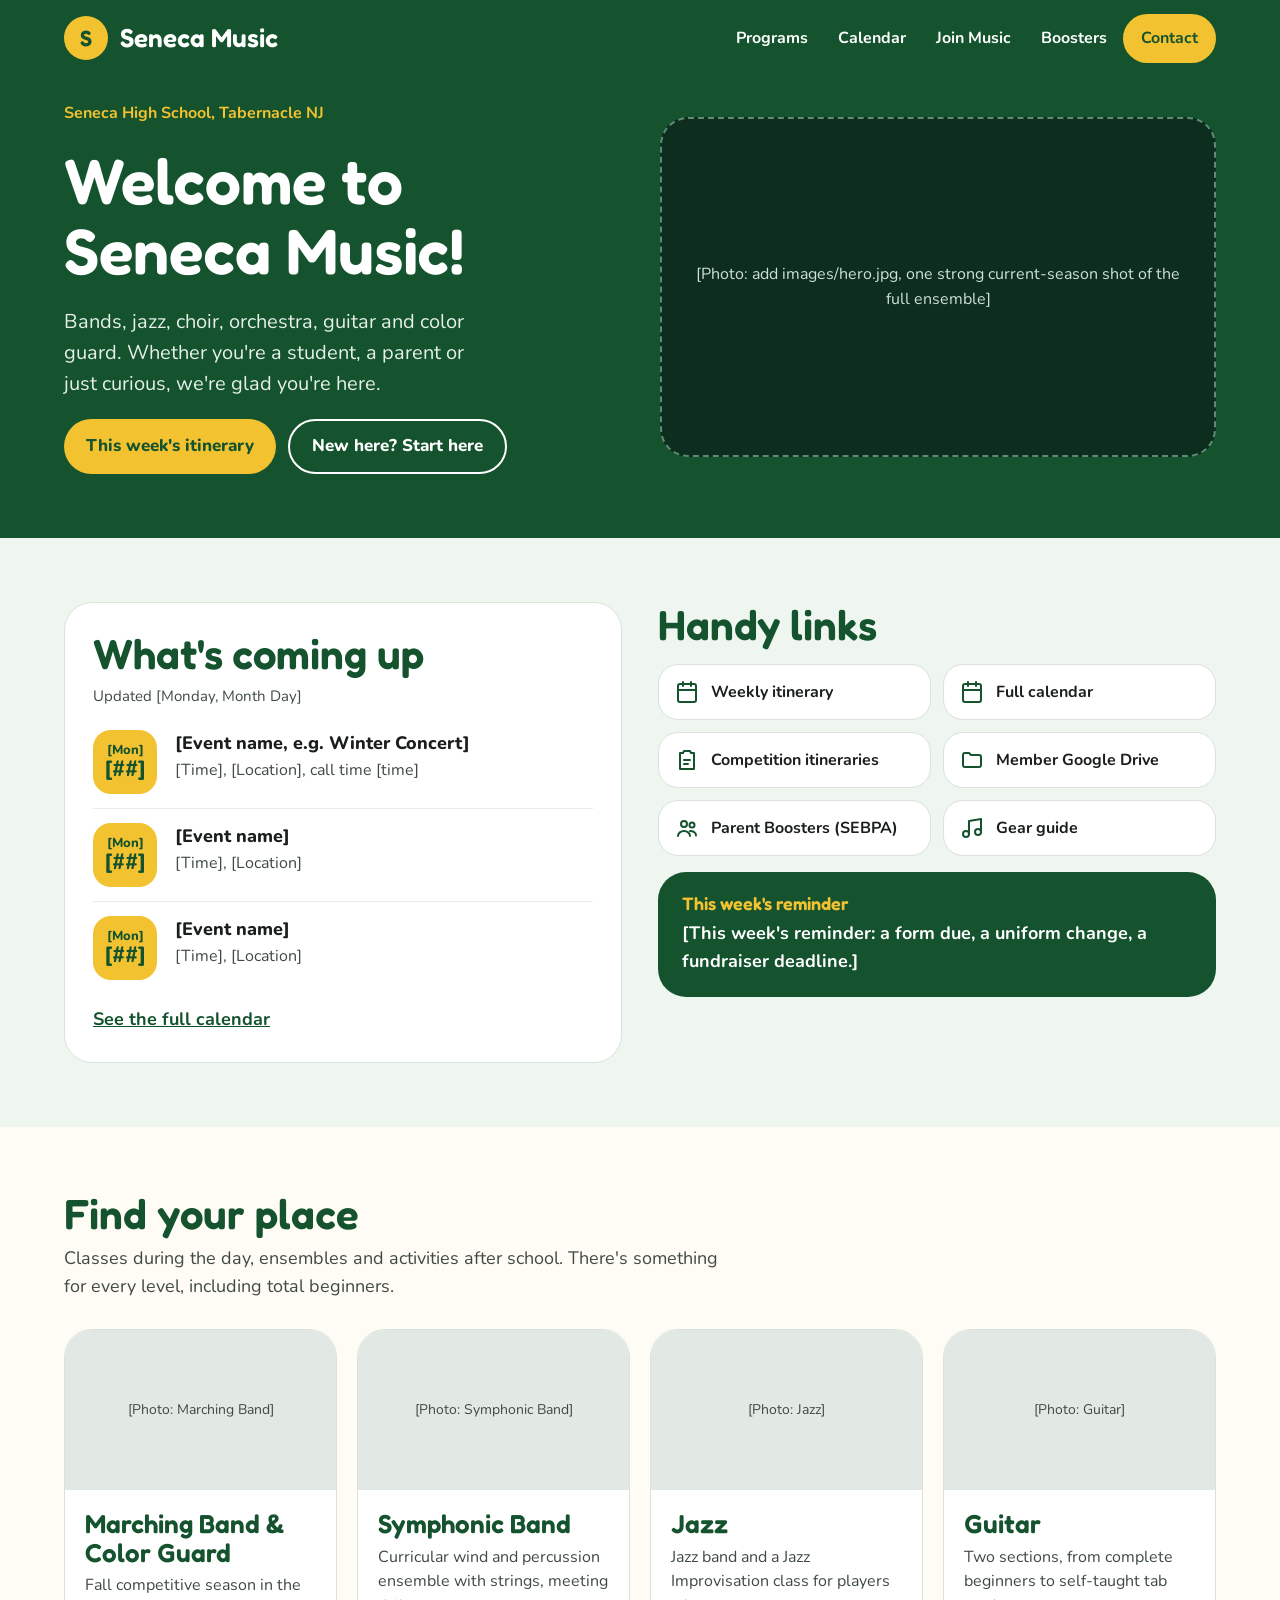
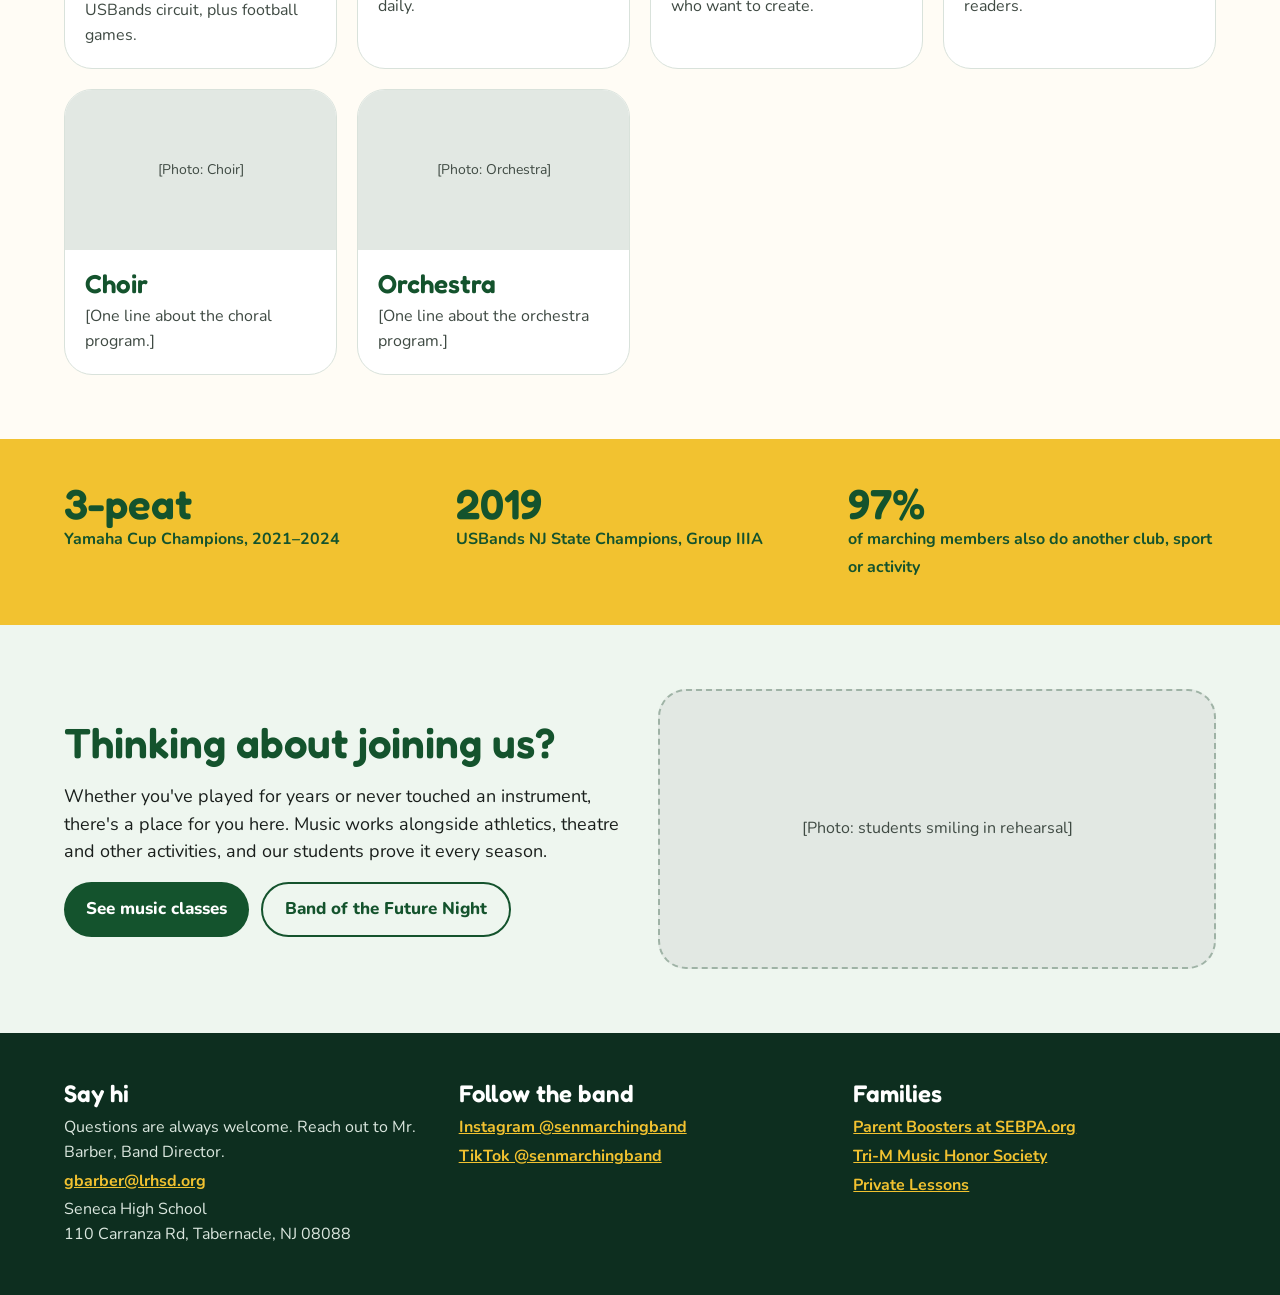
<file: seneca-music-site/index.html>
<!doctype html>
<html lang="en">
<head>
<meta charset="utf-8">
<meta name="viewport" content="width=device-width, initial-scale=1">
<link rel="preconnect" href="https://fonts.googleapis.com">
<link rel="preconnect" href="https://fonts.gstatic.com" crossorigin>
<link href="https://fonts.googleapis.com/css2?family=Fredoka:wght@500;600&family=Nunito:wght@400;600;700;800&display=swap" rel="stylesheet">
<link rel="stylesheet" href="styles.css">
<script src="updates.js"></script>
<title>Seneca Music | Seneca High School, Tabernacle NJ</title>
<meta name="description" content="Bands, jazz, choir, orchestra, guitar and color guard at Seneca High School in Tabernacle, NJ.">
</head>
<body>
<a class="skip" href="#main">Skip to main content</a>
<header class="site-header"><div class="wrap">
<a class="brand" href="index.html"><span class="brand-mark" aria-hidden="true">S</span>Seneca Music</a>
<nav class="nav" aria-label="Main">
<a href="index.html#programs">Programs</a>
<a href="https://sites.google.com/lrhsd.org/seneca-music/schedulescalendars/full-calendar">Calendar</a>
<a href="index.html#join">Join Music</a>
<a href="http://sebpa.org">Boosters</a>
<a class="contact" href="#contact">Contact</a>
</nav></div></header>
<main id="main">
<section class="hero"><div class="wrap">
<div class="hero-text">
<p class="hero-place">Seneca High School, Tabernacle NJ</p>
<h1>Welcome to Seneca Music!</h1>
<p class="lead">Bands, jazz, choir, orchestra, guitar and color guard. Whether you're a student, a parent or just curious, we're glad you're here.</p>
<div class="btn-row"><a class="btn btn-gold" href="https://sites.google.com/lrhsd.org/seneca-music/schedulescalendars/weekly-itinerary">This week's itinerary</a><a class="btn btn-outline-light" href="#join">New here? Start here</a></div>
</div>
<div class="photo">[Photo: add images/hero.jpg, one strong current-season shot of the full ensemble]</div>
</div></section>

<section class="section mint" id="families"><div class="wrap two-col">
<div class="panel">
<div class="panel-head"><h2>What's coming up</h2><small id="updated"></small></div>
<div id="events"></div>
<p style="margin-top:12px"><a href="https://sites.google.com/lrhsd.org/seneca-music/schedulescalendars/full-calendar">See the full calendar</a></p>
</div>
<div class="stack">
<h2>Handy links</h2>
<div class="link-grid">
<a class="link-tile" href="https://sites.google.com/lrhsd.org/seneca-music/schedulescalendars/weekly-itinerary"><svg aria-hidden="true" width="24" height="24" viewBox="0 0 24 24" fill="none" stroke-width="2" stroke-linecap="round" stroke-linejoin="round"><rect x="3" y="4" width="18" height="18" rx="2"/><path d="M16 2v4M8 2v4M3 10h18"/></svg> Weekly itinerary</a>
<a class="link-tile" href="https://sites.google.com/lrhsd.org/seneca-music/schedulescalendars/full-calendar"><svg aria-hidden="true" width="24" height="24" viewBox="0 0 24 24" fill="none" stroke-width="2" stroke-linecap="round" stroke-linejoin="round"><rect x="3" y="4" width="18" height="18" rx="2"/><path d="M16 2v4M8 2v4M3 10h18"/></svg> Full calendar</a>
<a class="link-tile" href="https://sites.google.com/lrhsd.org/seneca-music/schedulescalendars/band-competition-itineraries"><svg aria-hidden="true" width="24" height="24" viewBox="0 0 24 24" fill="none" stroke-width="2" stroke-linecap="round" stroke-linejoin="round"><path d="M9 3h6l1 2h3v16H5V5h3z"/><path d="M9 12h6M9 16h4"/></svg> Competition itineraries</a>
<a class="link-tile" href="https://drive.google.com/drive/folders/1maDS8D42iwXE5_AXPfs1xO-_7dXvWlkH?usp=drive_link"><svg aria-hidden="true" width="24" height="24" viewBox="0 0 24 24" fill="none" stroke-width="2" stroke-linecap="round" stroke-linejoin="round"><path d="M3 7a2 2 0 0 1 2-2h4l2 2h8a2 2 0 0 1 2 2v8a2 2 0 0 1-2 2H5a2 2 0 0 1-2-2z"/></svg> Member Google Drive</a>
<a class="link-tile" href="http://sebpa.org"><svg aria-hidden="true" width="24" height="24" viewBox="0 0 24 24" fill="none" stroke-width="2" stroke-linecap="round" stroke-linejoin="round"><circle cx="9" cy="8" r="3"/><circle cx="17" cy="9" r="2.5"/><path d="M3 20c0-3 3-5 6-5s6 2 6 5M15 15c3 0 6 1.5 6 4.5"/></svg> Parent Boosters (SEBPA)</a>
<a class="link-tile" href="https://sites.google.com/lrhsd.org/seneca-music/ensembles/gear-guide-uprgrade-suggestions"><svg aria-hidden="true" width="24" height="24" viewBox="0 0 24 24" fill="none" stroke-width="2" stroke-linecap="round" stroke-linejoin="round"><path d="M9 18V5l12-2v13"/><circle cx="6" cy="18" r="3"/><circle cx="18" cy="16" r="3"/></svg> Gear guide</a>
</div>
<div class="reminder"><h3>This week's reminder</h3><p id="reminder"></p></div>
</div>
</div></section>

<section class="section" id="programs"><div class="wrap">
<div class="section-head"><h2>Find your place</h2><p>Classes during the day, ensembles and activities after school. There's something for every level, including total beginners.</p></div>
<div class="program-grid">
<a class="program" href="marching-band.html"><div class="photo">[Photo: Marching Band]</div><div class="program-body"><h3>Marching Band &amp; Color Guard</h3><p>Fall competitive season in the USBands circuit, plus football games.</p></div></a>
<a class="program" href="https://sites.google.com/lrhsd.org/seneca-music/ensembles/wind-bands"><div class="photo">[Photo: Symphonic Band]</div><div class="program-body"><h3>Symphonic Band</h3><p>Curricular wind and percussion ensemble with strings, meeting daily.</p></div></a>
<a class="program" href="https://sites.google.com/lrhsd.org/seneca-music/ensembles/jazz"><div class="photo">[Photo: Jazz]</div><div class="program-body"><h3>Jazz</h3><p>Jazz band and a Jazz Improvisation class for players who want to create.</p></div></a>
<a class="program" href="https://sites.google.com/lrhsd.org/seneca-music/why-music/music-classes"><div class="photo">[Photo: Guitar]</div><div class="program-body"><h3>Guitar</h3><p>Two sections, from complete beginners to self-taught tab readers.</p></div></a>
<a class="program" href="https://sites.google.com/lrhsd.org/seneca-music/ensembles/choir"><div class="photo">[Photo: Choir]</div><div class="program-body"><h3>Choir</h3><p>[One line about the choral program.]</p></div></a>
<a class="program" href="https://sites.google.com/lrhsd.org/seneca-music/ensembles/orchestra"><div class="photo">[Photo: Orchestra]</div><div class="program-body"><h3>Orchestra</h3><p>[One line about the orchestra program.]</p></div></a>
</div>
</div></section>

<section class="stats" aria-label="Achievements"><div class="wrap">
<div class="stat"><strong>3-peat</strong><span>Yamaha Cup Champions, 2021–2024</span></div>
<div class="stat"><strong>2019</strong><span>USBands NJ State Champions, Group IIIA</span></div>
<div class="stat"><strong>97%</strong><span>of marching members also do another club, sport or activity</span></div>
</div></section>

<section class="section mint" id="join"><div class="wrap two-col center">
<div class="stack">
<h2>Thinking about joining us?</h2>
<p>Whether you've played for years or never touched an instrument, there's a place for you here. Music works alongside athletics, theatre and other activities, and our students prove it every season.</p>
<div class="btn-row"><a class="btn btn-green" href="https://sites.google.com/lrhsd.org/seneca-music/why-music/music-classes">See music classes</a><a class="btn btn-outline" href="https://sites.google.com/lrhsd.org/seneca-music/ensembles/marching-band/band-of-the-future-night">Band of the Future Night</a></div>
</div>
<div class="photo">[Photo: students smiling in rehearsal]</div>
</div></section>
</main>
<footer class="site-footer" id="contact"><div class="wrap">
<div><h3>Say hi</h3><p>Questions are always welcome. Reach out to Mr. Barber, Band Director.</p><a href="mailto:gbarber@lrhsd.org">gbarber@lrhsd.org</a><p>Seneca High School<br>110 Carranza Rd, Tabernacle, NJ 08088</p></div>
<div><h3>Follow the band</h3><a href="https://instagram.com/senmarchingband">Instagram @senmarchingband</a><a href="https://www.tiktok.com/@senmarchingband">TikTok @senmarchingband</a></div>
<div><h3>Families</h3><a href="http://sebpa.org">Parent Boosters at SEBPA.org</a><a href="https://sites.google.com/lrhsd.org/seneca-music/tri-m">Tri-M Music Honor Society</a><a href="https://sites.google.com/lrhsd.org/seneca-music/private-lessons">Private Lessons</a></div>
</div></footer>
<script>
(function(){
  var S = window.SITE || {};
  function el(tag, cls, text){ var e=document.createElement(tag); if(cls) e.className=cls; if(text!=null) e.textContent=text; return e; }
  document.getElementById('reminder').textContent = S.reminder || '';
  if (S.updated) document.getElementById('updated').textContent = 'Updated ' + S.updated;
  var box = document.getElementById('events'), list = S.events || [];
  if (!list.length) { box.appendChild(el('p','empty','No events posted this week. Check the full calendar for what\u2019s ahead.')); return; }
  list.forEach(function(ev){
    var row = el('div','event'), badge = el('div','date-badge'), info = el('div');
    badge.appendChild(el('span',null,ev.month)); badge.appendChild(el('span',null,ev.day));
    info.appendChild(el('div','event-name',ev.name)); info.appendChild(el('div','event-details',ev.details));
    row.appendChild(badge); row.appendChild(info); box.appendChild(row);
  });
})();
</script>
</body>
</html>
</file>
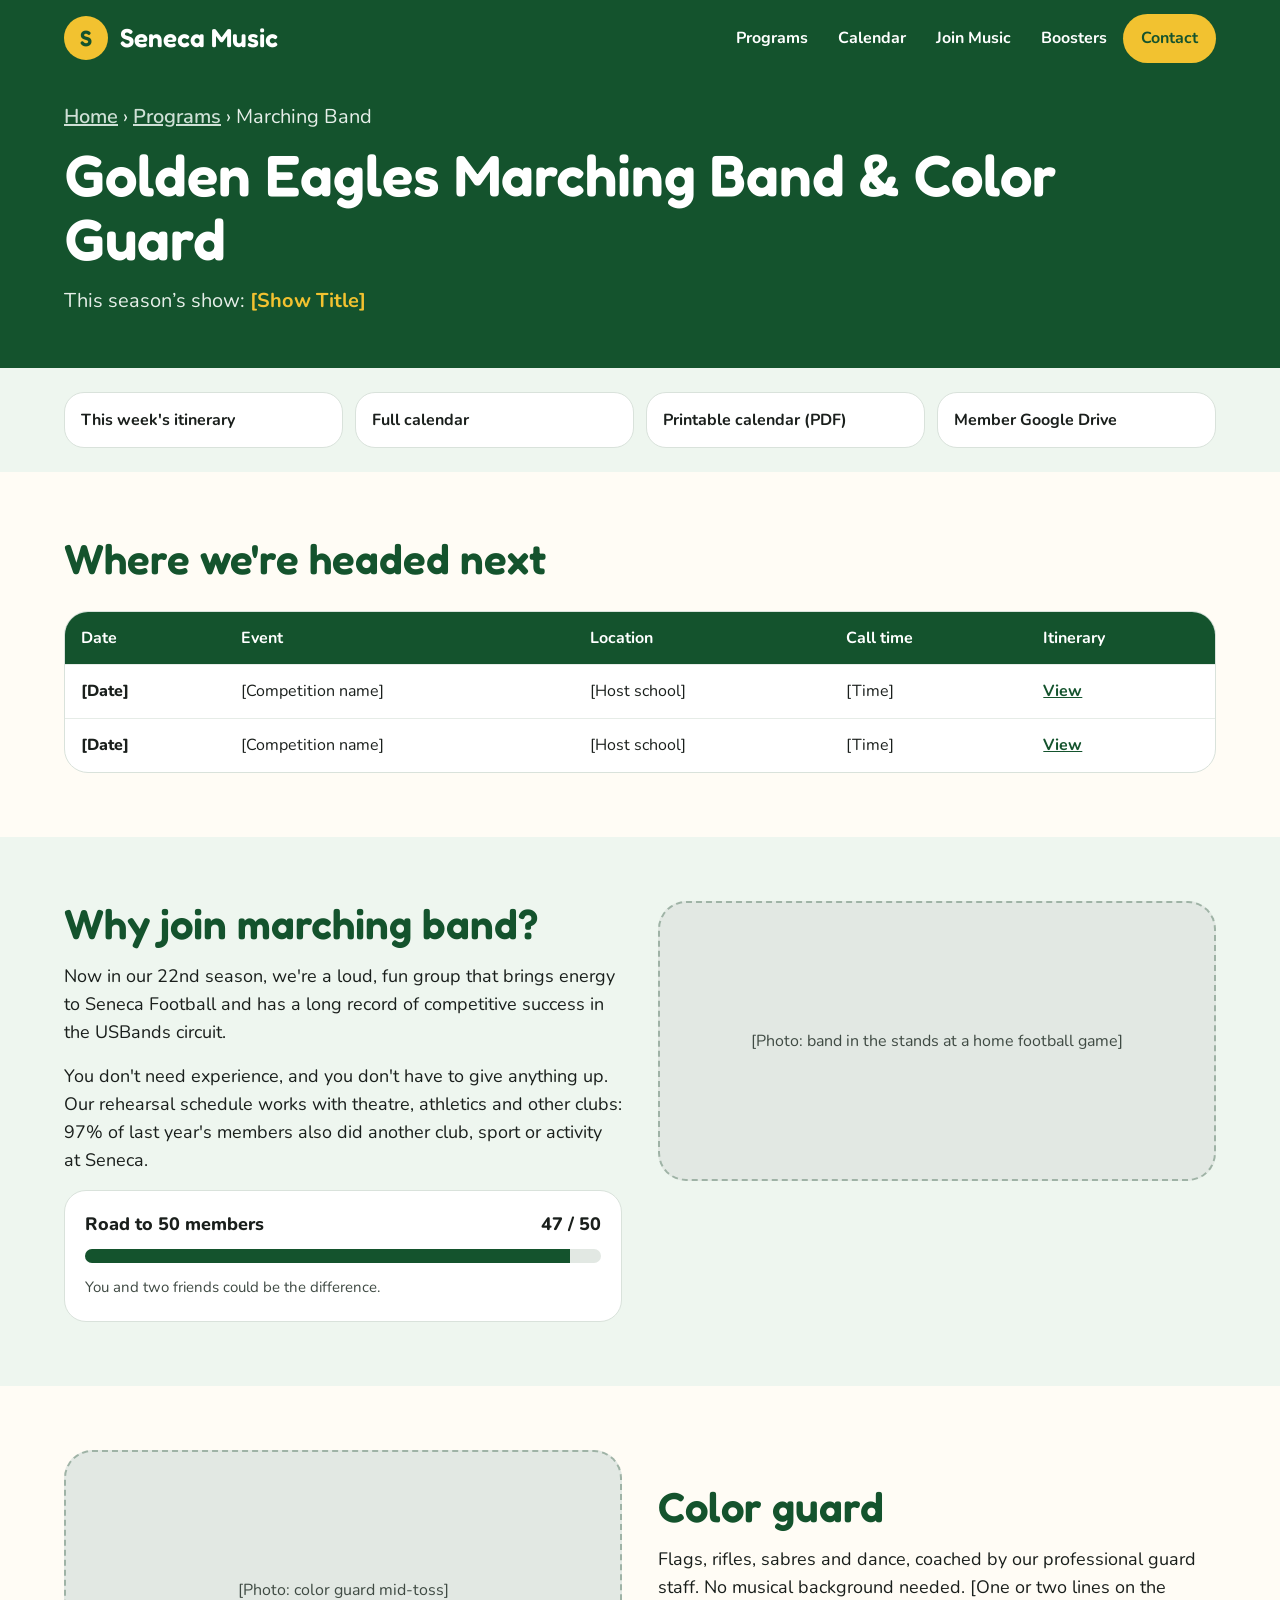
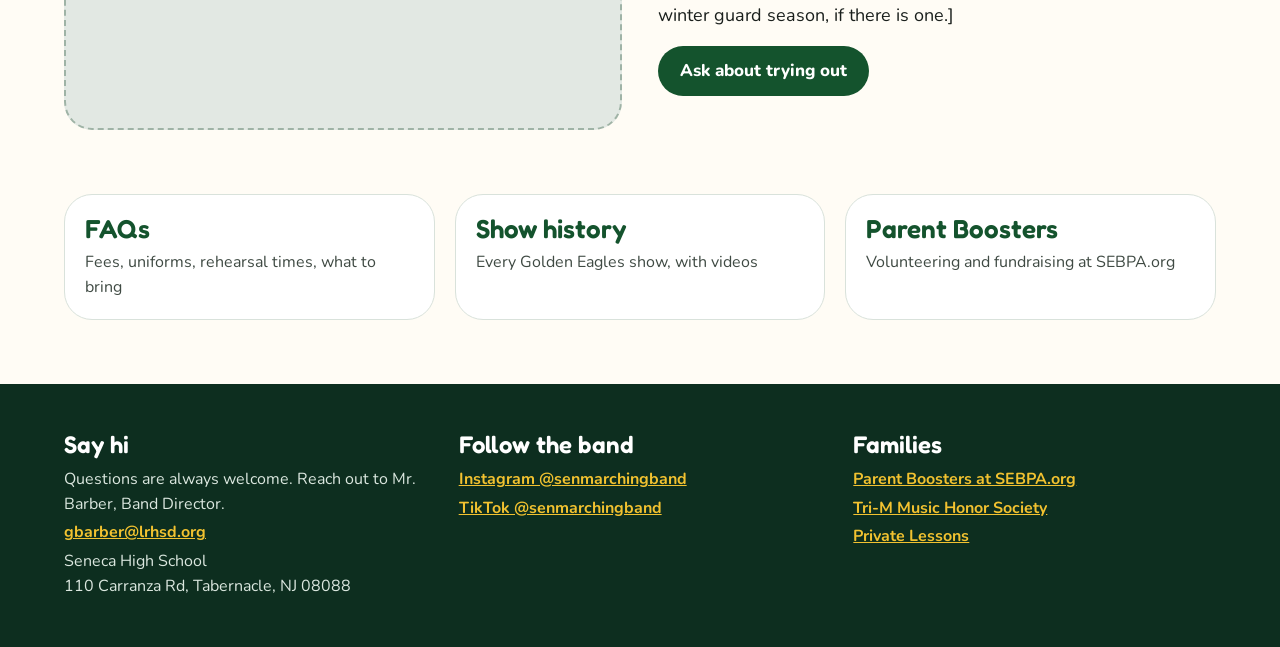
<file: seneca-music-site/marching-band.html>
<!doctype html>
<html lang="en">
<head>
<meta charset="utf-8">
<meta name="viewport" content="width=device-width, initial-scale=1">
<link rel="preconnect" href="https://fonts.googleapis.com">
<link rel="preconnect" href="https://fonts.gstatic.com" crossorigin>
<link href="https://fonts.googleapis.com/css2?family=Fredoka:wght@500;600&family=Nunito:wght@400;600;700;800&display=swap" rel="stylesheet">
<link rel="stylesheet" href="styles.css">
<script src="updates.js"></script>
<title>Marching Band &amp; Color Guard | Seneca Music</title>
<meta name="description" content="The Seneca Golden Eagles Marching Band and Color Guard, Tabernacle NJ.">
</head>
<body>
<a class="skip" href="#main">Skip to main content</a>
<header class="site-header"><div class="wrap">
<a class="brand" href="index.html"><span class="brand-mark" aria-hidden="true">S</span>Seneca Music</a>
<nav class="nav" aria-label="Main">
<a href="index.html#programs">Programs</a>
<a href="https://sites.google.com/lrhsd.org/seneca-music/schedulescalendars/full-calendar">Calendar</a>
<a href="index.html#join">Join Music</a>
<a href="http://sebpa.org">Boosters</a>
<a class="contact" href="#contact">Contact</a>
</nav></div></header>
<main id="main">
<section class="page-hero"><div class="wrap">
<p class="crumbs"><a href="index.html">Home</a> › <a href="index.html#programs">Programs</a> › Marching Band</p>
<h1>Golden Eagles Marching Band &amp; Color Guard</h1>
<p id="hero-line"></p>
</div></section>

<section class="member-bar" aria-label="Member links"><div class="wrap link-grid">
<a class="link-tile" href="https://sites.google.com/lrhsd.org/seneca-music/schedulescalendars/weekly-itinerary">This week's itinerary</a>
<a class="link-tile" href="https://sites.google.com/lrhsd.org/seneca-music/schedulescalendars/full-calendar">Full calendar</a>
<a class="link-tile" href="https://drive.google.com/file/d/13rvMyUf6NlaiKptJ1jYHBOJyxweFMmRv/view?usp=sharing">Printable calendar (PDF)</a>
<a class="link-tile" href="https://drive.google.com/drive/folders/1maDS8D42iwXE5_AXPfs1xO-_7dXvWlkH?usp=drive_link">Member Google Drive</a>
</div></section>

<section class="section" id="in-season" hidden><div class="wrap">
<div class="section-head"><h2>Where we're headed next</h2></div>
<div class="table-box"><table>
<thead><tr><th scope="col">Date</th><th scope="col">Event</th><th scope="col">Location</th><th scope="col">Call time</th><th scope="col">Itinerary</th></tr></thead>
<tbody id="comps"></tbody>
</table></div>
</div></section>

<section class="section" id="recruiting" hidden><div class="wrap">
<div class="section-head"><h2>Mark your summer calendar</h2></div>
<div class="date-grid" id="summer"></div>
</div></section>

<section class="section mint"><div class="wrap two-col">
<div class="stack">
<h2>Why join marching band?</h2>
<p>Now in our 22nd season, we're a loud, fun group that brings energy to Seneca Football and has a long record of competitive success in the USBands circuit.</p>
<p>You don't need experience, and you don't have to give anything up. Our rehearsal schedule works with theatre, athletics and other clubs: 97% of last year's members also did another club, sport or activity at Seneca.</p>
<div class="progress" id="progress"></div>
</div>
<div class="photo">[Photo: band in the stands at a home football game]</div>
</div></section>

<section class="section"><div class="wrap two-col center">
<div class="photo">[Photo: color guard mid-toss]</div>
<div class="stack">
<h2>Color guard</h2>
<p>Flags, rifles, sabres and dance, coached by our professional guard staff. No musical background needed. [One or two lines on the winter guard season, if there is one.]</p>
<div class="btn-row"><a class="btn btn-green" href="mailto:gbarber@lrhsd.org?subject=Color%20guard">Ask about trying out</a></div>
</div>
</div></section>

<section class="section" style="padding-top:0"><div class="wrap program-grid">
<a class="program" href="https://sites.google.com/lrhsd.org/seneca-music/ensembles/marching-band/faqs"><div class="program-body"><h3>FAQs</h3><p>Fees, uniforms, rehearsal times, what to bring</p></div></a>
<a class="program" href="https://sites.google.com/lrhsd.org/seneca-music/ensembles/marching-band/previous-show-history"><div class="program-body"><h3>Show history</h3><p>Every Golden Eagles show, with videos</p></div></a>
<a class="program" href="http://sebpa.org"><div class="program-body"><h3>Parent Boosters</h3><p>Volunteering and fundraising at SEBPA.org</p></div></a>
</div></section>
</main>
<footer class="site-footer" id="contact"><div class="wrap">
<div><h3>Say hi</h3><p>Questions are always welcome. Reach out to Mr. Barber, Band Director.</p><a href="mailto:gbarber@lrhsd.org">gbarber@lrhsd.org</a><p>Seneca High School<br>110 Carranza Rd, Tabernacle, NJ 08088</p></div>
<div><h3>Follow the band</h3><a href="https://instagram.com/senmarchingband">Instagram @senmarchingband</a><a href="https://www.tiktok.com/@senmarchingband">TikTok @senmarchingband</a></div>
<div><h3>Families</h3><a href="http://sebpa.org">Parent Boosters at SEBPA.org</a><a href="https://sites.google.com/lrhsd.org/seneca-music/tri-m">Tri-M Music Honor Society</a><a href="https://sites.google.com/lrhsd.org/seneca-music/private-lessons">Private Lessons</a></div>
</div></footer>
<script>
(function(){
  var S = window.SITE || {};
  function el(tag, cls, text){ var e=document.createElement(tag); if(cls) e.className=cls; if(text!=null) e.textContent=text; return e; }
  var recruiting = S.season === 'recruiting';
  var line = document.getElementById('hero-line');
  if (recruiting) {
    line.textContent = 'Now recruiting for next season. Everyone is welcome, no experience needed.';
    document.getElementById('recruiting').hidden = false;
    var grid = document.getElementById('summer');
    (S.summerDates || []).forEach(function(d){
      var c = el('div', 'date-card' + (d.highlight ? ' highlight' : ''));
      c.appendChild(el('strong', null, d.when)); c.appendChild(el('span', null, d.what)); grid.appendChild(c);
    });
  } else {
    line.appendChild(document.createTextNode('This season\u2019s show: '));
    line.appendChild(el('strong', null, S.showTitle || ''));
    document.getElementById('in-season').hidden = false;
    var body = document.getElementById('comps');
    (S.competitions || []).forEach(function(c){
      var tr = el('tr');
      var d = el('td', null, c.date); d.style.fontWeight = '800'; tr.appendChild(d);
      tr.appendChild(el('td', null, c.event)); tr.appendChild(el('td', null, c.location)); tr.appendChild(el('td', null, c.callTime));
      var td = el('td'), a = el('a', null, 'View'); a.href = c.itineraryLink || '#'; td.appendChild(a); tr.appendChild(td);
      body.appendChild(tr);
    });
  }
  var goal = S.memberGoal || 50, n = Math.min(S.members || 0, goal), p = document.getElementById('progress');
  var top = el('div','progress-top'); top.appendChild(el('span',null,'Road to ' + goal + ' members')); top.appendChild(el('span',null, n + ' / ' + goal));
  var bar = el('div','bar'), fill = el('div'); fill.style.width = Math.round(n/goal*100) + '%'; bar.appendChild(fill);
  bar.setAttribute('role','img'); bar.setAttribute('aria-label', n + ' of ' + goal + ' members');
  p.appendChild(top); p.appendChild(bar); p.appendChild(el('small',null,'You and two friends could be the difference.'));
})();
</script>
</body>
</html>
</file>
<file: seneca-music-site/styles.css>
:root{
  --green:#14532d; --green-deep:#0d2e1f; --gold:#f2c230;
  --page:#fffcf5; --mint:#eef6ef; --ink:#1a1f1c; --muted:#3f4a43; --line:#d9e2db;
  --display:'Fredoka','Nunito',system-ui,sans-serif; --body:'Nunito',system-ui,sans-serif;
}
*{box-sizing:border-box}
html{scroll-behavior:smooth}
@media (prefers-reduced-motion:reduce){html{scroll-behavior:auto}}
body{margin:0;font-family:var(--body);color:var(--ink);background:var(--page);font-size:18px;line-height:1.55}
img{max-width:100%;display:block}
a{color:var(--green);font-weight:700}
a:hover{color:var(--green-deep)}
:focus-visible{outline:3px solid var(--gold);outline-offset:3px;border-radius:6px}
h1,h2,h3{font-family:var(--display);font-weight:600;line-height:1.1;margin:0}
h2{font-size:clamp(30px,4vw,42px);color:var(--green)}
p{margin:0}
.wrap{max-width:1200px;margin:0 auto;padding:0 24px}
.skip{position:absolute;left:-999px}.skip:focus{left:16px;top:16px;background:#fff;padding:8px 12px;z-index:10}

/* header */
.site-header{background:var(--green);color:#fff}
.site-header .wrap{display:flex;flex-wrap:wrap;align-items:center;justify-content:space-between;gap:12px;padding-top:14px;padding-bottom:14px}
.brand{display:flex;align-items:center;gap:12px;color:#fff;text-decoration:none;font-family:var(--display);font-size:26px;font-weight:600}
.brand:hover{color:#fff}
.brand-mark{width:44px;height:44px;border-radius:50%;background:var(--gold);color:var(--green);display:grid;place-items:center;font-size:22px}
.nav{display:flex;flex-wrap:wrap;gap:2px}
.nav a{color:#fff;text-decoration:none;padding:12px 14px;border-radius:999px;font-weight:700;font-size:16px}
.nav a:hover{background:rgba(255,255,255,.12);color:#fff}
.nav a.contact{background:var(--gold);color:var(--green);padding:12px 18px}

/* buttons */
.btn{display:inline-flex;align-items:center;min-height:48px;padding:12px 22px;border-radius:999px;text-decoration:none;font-weight:800;font-size:17px}
.btn-gold{background:var(--gold);color:var(--green)}
.btn-gold:hover{color:var(--green-deep);background:#ffd24d}
.btn-outline-light{border:2px solid #fff;color:#fff}
.btn-outline-light:hover{background:#fff;color:var(--green)}
.btn-green{background:var(--green);color:#fff}
.btn-green:hover{background:var(--green-deep);color:#fff}
.btn-outline{border:2px solid var(--green);color:var(--green)}
.btn-row{display:flex;flex-wrap:wrap;gap:12px}

/* hero */
.hero{background:var(--green);color:#fff;padding:24px 0 64px}
.hero .wrap{display:grid;grid-template-columns:repeat(auto-fit,minmax(320px,1fr));gap:40px;align-items:center}
.hero-text{display:flex;flex-direction:column;gap:20px}
.hero-place{color:var(--gold);font-weight:700;font-size:16px}
.hero h1{font-size:clamp(42px,6vw,64px)}
.hero p.lead{font-size:20px;color:#e6efe9;max-width:34ch}
.photo{border-radius:28px;background:#e2e8e3;border:2px dashed #9fb3a6;min-height:280px;display:grid;place-items:center;text-align:center;padding:24px;color:var(--muted);font-size:16px;overflow:hidden}
.photo img{width:100%;height:100%;object-fit:cover}
.hero .photo{background:var(--green-deep);border-color:#5f8a73;color:#cfe0d6;min-height:340px}

/* sections */
.section{padding:64px 0}
.section.mint{background:var(--mint)}
.section-head{display:flex;flex-direction:column;gap:8px;margin-bottom:28px}
.section-head p{color:var(--muted);max-width:60ch}
.two-col{display:grid;grid-template-columns:repeat(auto-fit,minmax(330px,1fr));gap:36px;align-items:start}
.two-col.center{align-items:center}
.stack{display:flex;flex-direction:column;gap:16px}

/* up next */
.panel{background:#fff;border:1px solid var(--line);border-radius:28px;padding:28px}
.panel-head{display:flex;justify-content:space-between;align-items:baseline;flex-wrap:wrap;gap:8px;margin-bottom:8px}
.panel-head small{color:var(--muted);font-size:15px}
.event{display:flex;gap:18px;padding:14px 0;border-top:1px solid #e6ece7}
.event:first-of-type{border-top:0}
.date-badge{flex:0 0 64px;height:64px;border-radius:18px;background:var(--gold);color:var(--green);display:flex;flex-direction:column;align-items:center;justify-content:center;font-weight:800;line-height:1.1}
.date-badge span:first-child{font-size:13px}
.date-badge span:last-child{font-size:22px}
.event-name{font-weight:800}
.event-details{color:var(--muted);font-size:16px}
.empty{color:var(--muted);padding:12px 0}

/* links */
.link-grid{display:grid;grid-template-columns:repeat(auto-fit,minmax(200px,1fr));gap:12px}
.link-tile{display:flex;align-items:center;gap:12px;min-height:56px;background:#fff;border:1px solid var(--line);border-radius:20px;padding:14px 16px;text-decoration:none;color:var(--ink);font-size:16px}
.link-tile:hover{border-color:var(--green);color:var(--green)}
.link-tile svg{flex:0 0 24px;stroke:var(--green)}
.reminder{background:var(--green);color:#fff;border-radius:28px;padding:22px 24px}
.reminder h3{color:var(--gold);font-size:18px;margin-bottom:6px}
.reminder p{font-size:18px;font-weight:700}

/* programs */
.program-grid{display:grid;grid-template-columns:repeat(auto-fit,minmax(260px,1fr));gap:20px}
.program{display:flex;flex-direction:column;background:#fff;border:1px solid var(--line);border-radius:28px;overflow:hidden;text-decoration:none;color:var(--ink);font-weight:400}
.program:hover{border-color:var(--green)}
.program .photo{border:0;border-radius:0;min-height:160px;font-size:14px}
.program-body{padding:20px;display:flex;flex-direction:column;gap:6px}
.program h3{font-size:26px;color:var(--green)}
.program p{font-size:16px;color:var(--muted)}

/* stats */
.stats{background:var(--gold);color:var(--green);padding:44px 0}
.stats .wrap{display:grid;grid-template-columns:repeat(auto-fit,minmax(240px,1fr));gap:24px}
.stat strong{display:block;font-family:var(--display);font-size:42px;font-weight:600;line-height:1}
.stat span{font-weight:700;font-size:16px}

/* marching extras */
.crumbs{font-size:15px;color:#cfe0d6;margin-bottom:12px}
.crumbs a{color:#cfe0d6;font-weight:600}
.page-hero{background:var(--green);color:#fff;padding:24px 0 52px}
.page-hero h1{font-size:clamp(38px,5vw,58px);margin-bottom:14px}
.page-hero p{font-size:20px;color:#e6efe9}
.page-hero strong{color:var(--gold)}
.member-bar{background:var(--mint);padding:24px 0}
.table-box{overflow-x:auto;border:1px solid var(--line);border-radius:24px;background:#fff}
table{width:100%;border-collapse:collapse;min-width:640px;font-size:16px}
th{background:var(--green);color:#fff;text-align:left;padding:14px 16px}
td{padding:14px 16px;border-top:1px solid #e6ece7}
.date-grid{display:grid;grid-template-columns:repeat(auto-fit,minmax(240px,1fr));gap:16px}
.date-card{border:1px solid var(--line);border-radius:22px;padding:20px;background:#fff}
.date-card.highlight{border:2px solid var(--green)}
.date-card strong{display:block;font-size:18px}
.progress{background:#fff;border:1px solid var(--line);border-radius:22px;padding:20px}
.progress-top{display:flex;justify-content:space-between;font-weight:800}
.bar{height:14px;background:#e2e8e3;border-radius:7px;overflow:hidden;margin:10px 0}
.bar div{height:100%;background:var(--green)}
.progress small{color:var(--muted);font-size:15px}

/* footer */
.site-footer{background:var(--green-deep);color:#dbe7df;padding:48px 0;font-size:16px}
.site-footer .wrap{display:grid;grid-template-columns:repeat(auto-fit,minmax(240px,1fr));gap:32px}
.site-footer h3{color:#fff;font-size:24px;margin-bottom:8px}
.site-footer a{color:var(--gold);display:block;margin:4px 0}
.site-footer a:hover{color:#ffd24d}
</file>
